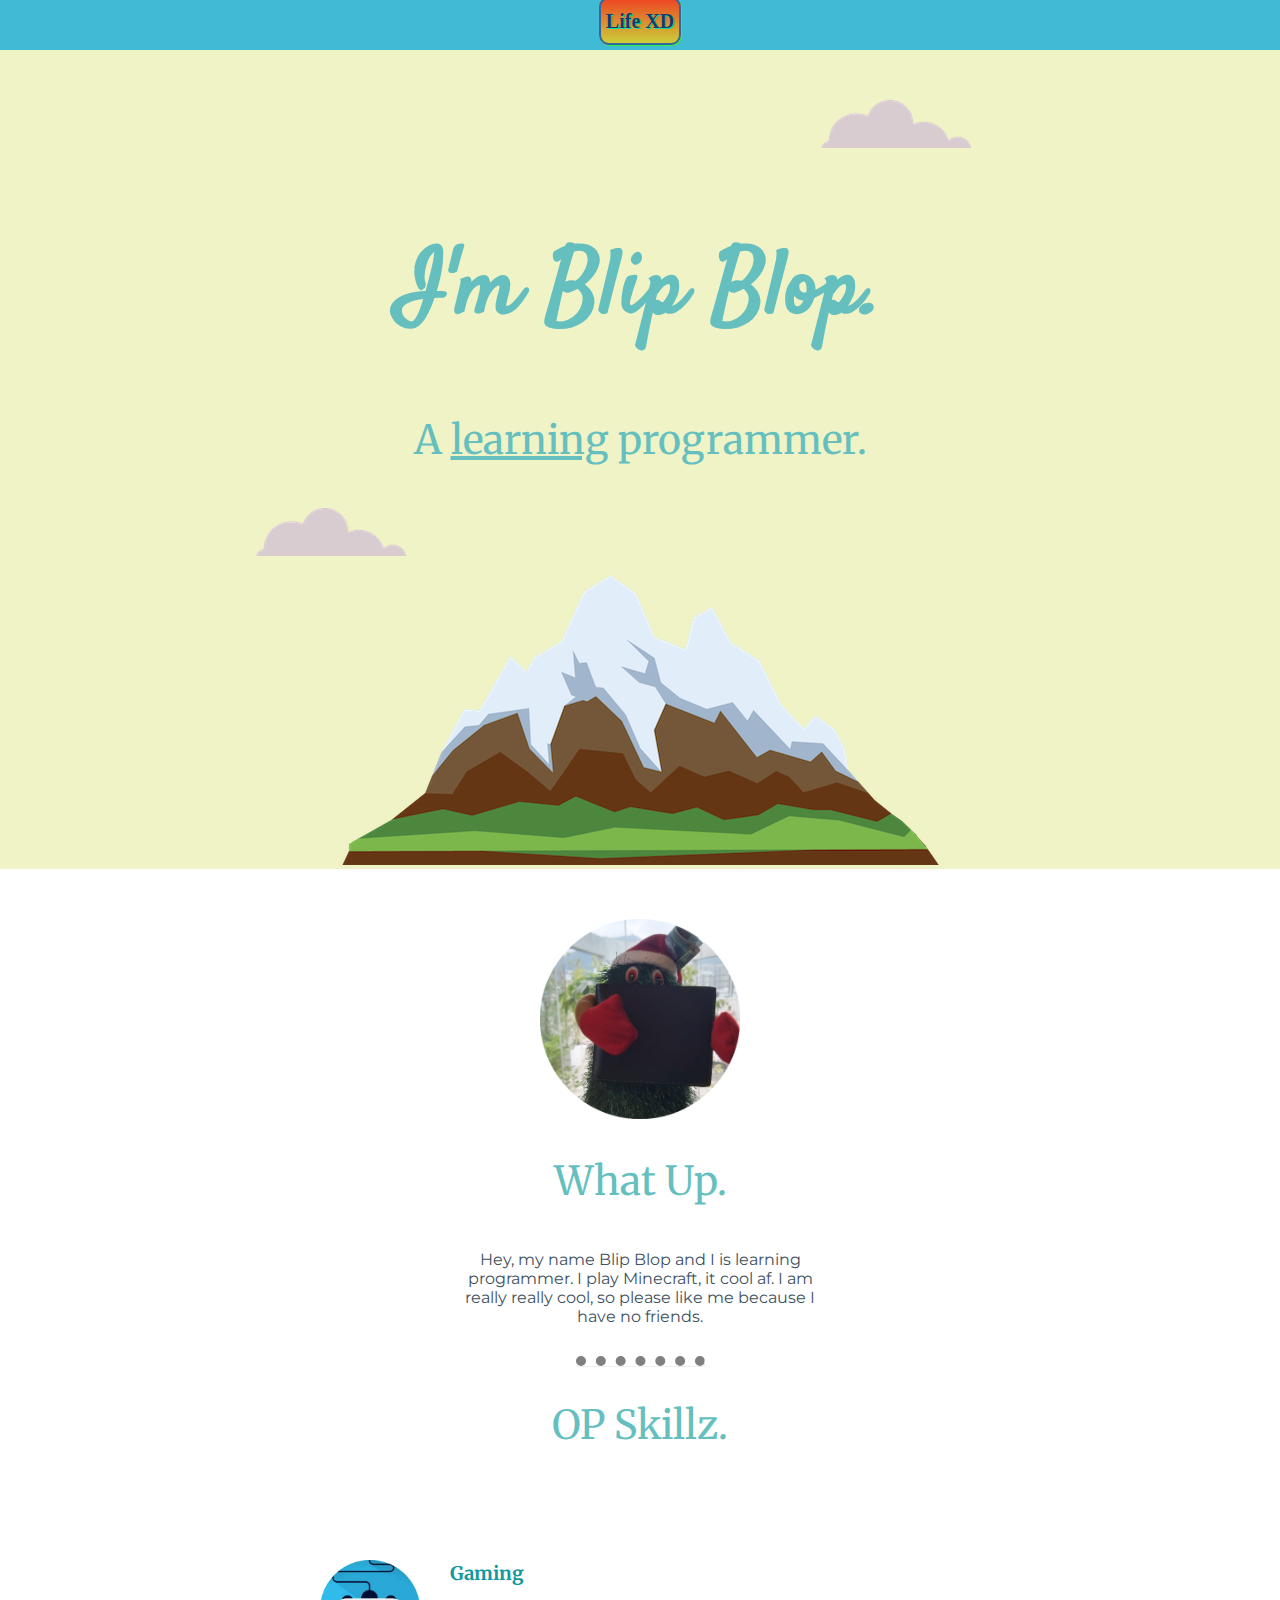
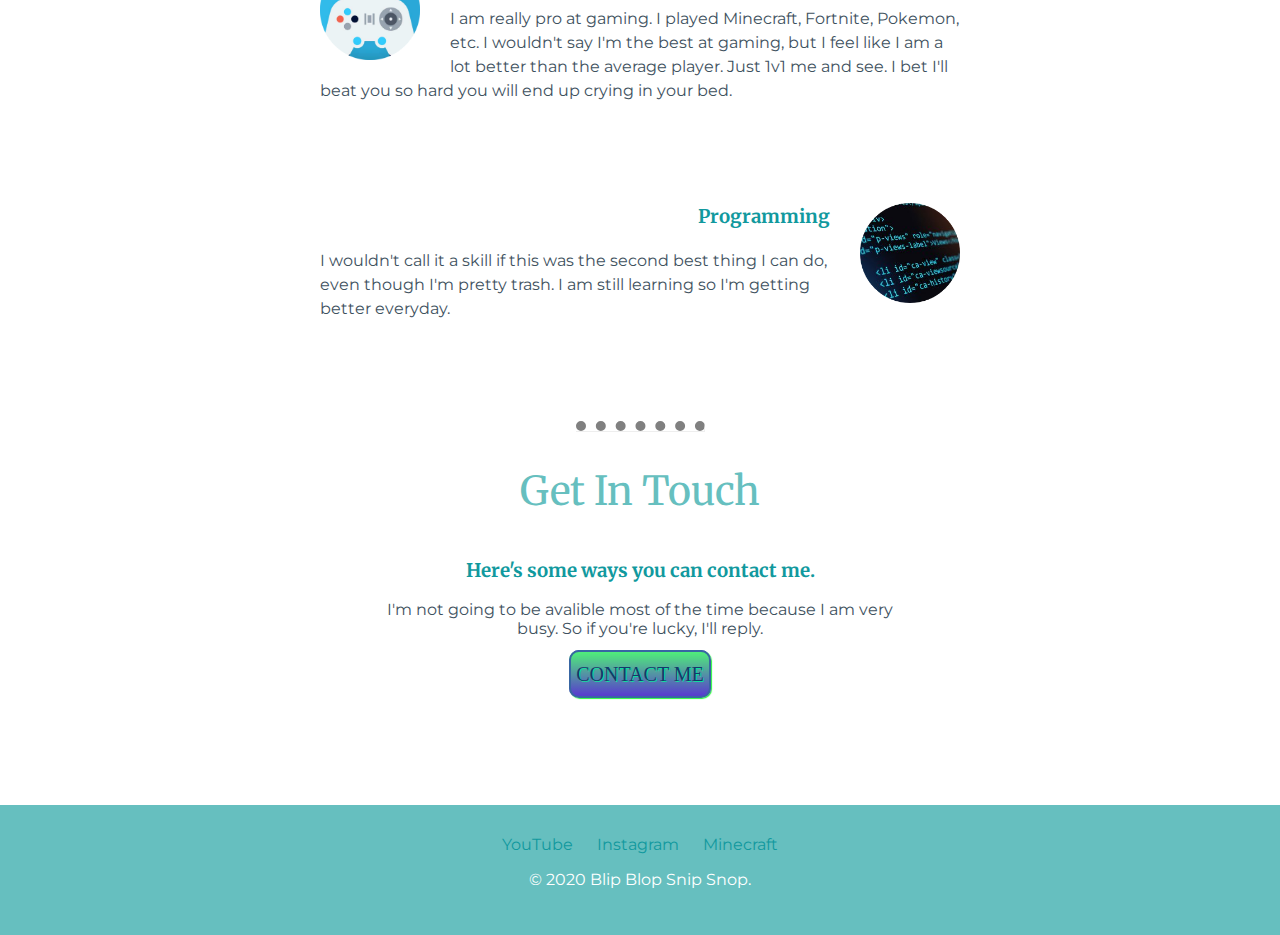
<file: index.html>
<!DOCTYPE html>
<html lang="en" dir="ltr">
  <head>
    <meta charset="utf-8">
    <title>Blip Blop's Personal Page</title>
  </head>
  <link rel="stylesheet" href="css/styles.css">
  <link rel="icon" href="mini-icon.ico">
  <link href="https://fonts.googleapis.com/css2?family=Merriweather:wght@300&family=Montserrat:wght@300&family=Satisfy&display=swap" rel="stylesheet"> <!-- if the user doesn't have this font installed, the code will go to that website and grab that font -->
  <body>

    <div class="topbar">
      <a class="pbtn" href="lifexp.html">Life XD</a>
    </div>

    <div class="top-container">
      <img class="cloudtop" src="images/cloud.png" alt="cloud image">
      <h1>I'm Blip Blop.</h1> <!-- paragrapths and headers are block tags -->
      <h2>A <span class="learning">learning</span> programmer.</h2> <!-- using <span> allows ppl to edit the specific text inside it -->
      <img class="cloudbottom" src="images/cloud.png" alt="cloud image">
      <img src="images/mountain.png" alt="mountain image">
    </div>

    <div class="middle-container">
      <div class="profile">
        <img class="profile-pic" src="images/Tree.png" alt="profile pic">
        <h2>What Up.</h2>
        <p class="intro">Hey, my name Blip Blop and I is learning programmer. I play Minecraft, it cool af. I am really really cool, so please like me because I have no friends.</p>
      </div>
      <hr>
      <div class="skills">
        <h2>OP Skillz.</h2>
        <div class="skill-row1">
          <img class="game-icon" src="images/gaming-icon.png" alt="gaming icon">
          <h3>Gaming</h3>
          <p>I am really pro at gaming. I played Minecraft, Fortnite, Pokemon, etc. I wouldn't say I'm the best at gaming, but I feel like I am a lot better than the average player. Just 1v1 me and see. I bet I'll beat you so hard you will end up crying in your bed.</p>
        </div>
        <div class="skill-row2">
          <img class="code-icon" src="images/code-icon.png" alt="code icon">
          <h3>Programming</h3>
          <p class="code-skill-details">I wouldn't call it a skill if this was the second best thing I can do, even though I'm pretty trash. I am still learning so I'm getting better everyday.</p>
        </div>
      </div>
      <hr>
      <div class="contact-me">
        <h2>Get In Touch</h2>
        <h3>Here's some ways you can contact me.</h3>
        <p class="contact-message">I'm not going to be avalible most of the time because I am very busy. So if you're lucky, I'll reply.</p>
        <a class="btn" href="mailto:syplayzstuff@gmail.com">CONTACT ME</a>
      </div>
    </div>

    <br>

    <div class="bottom-container">
      <a class="footer-link" href="https://www.youtube.com/channel/UC-lHJZR3Gqxm24_Vd_AJ5Yw">YouTube</a>
      <a class="footer-link" href="https://www.instagram.com/seokdaseokdalala/">Instagram</a>
      <a class="footer-link" href="https://www.minecraft.net/">Minecraft</a>
      <p class="copyright">© 2020 Blip Blop Snip Snop.</p>
    </div>

  </body>
</html>
</file>
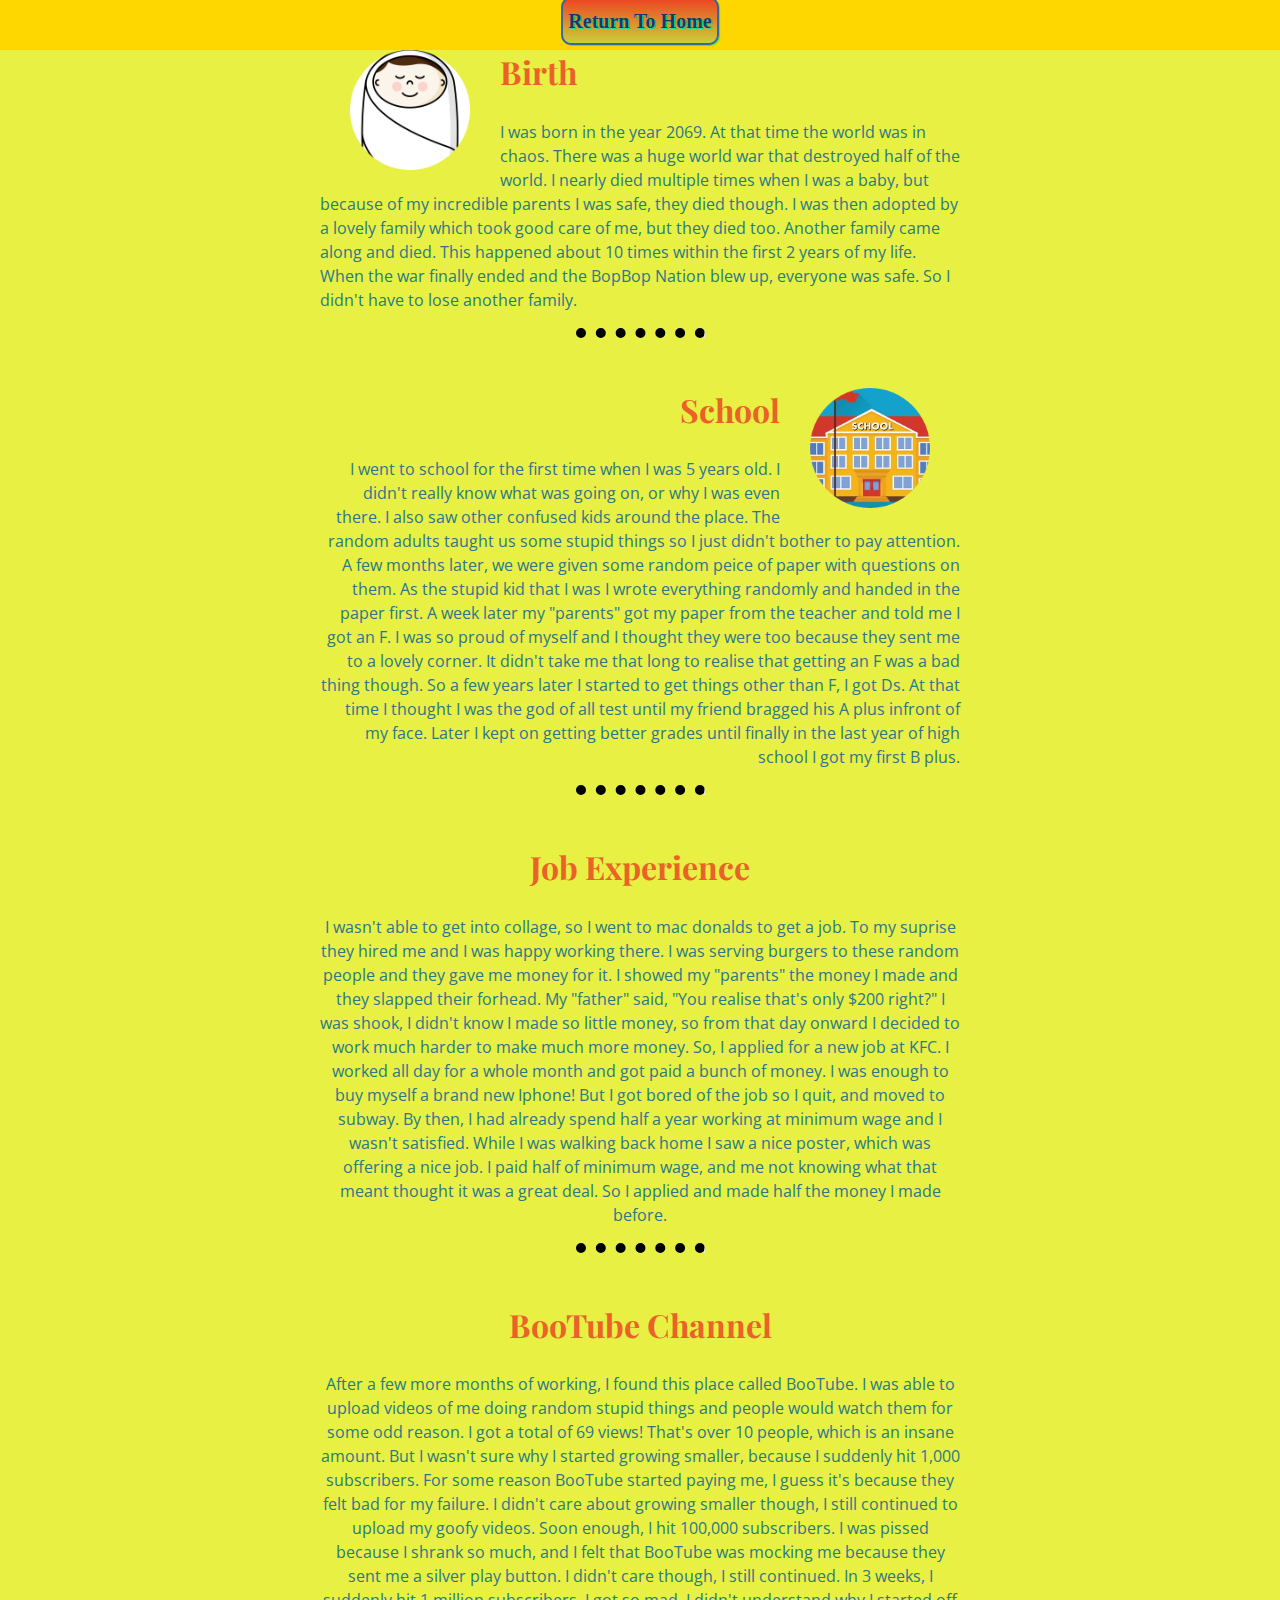
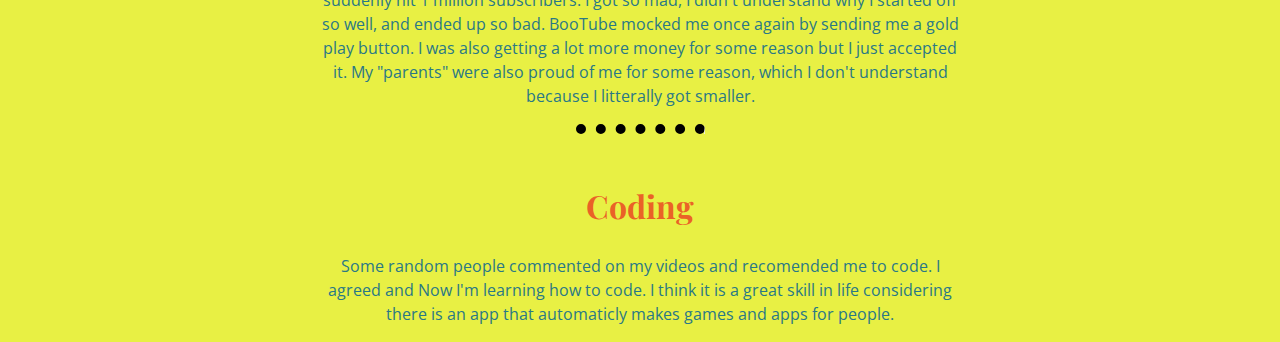
<file: lifexp.html>
<!DOCTYPE html>
<html lang="en" dir="ltr">
  <head>
    <meta charset="utf-8">
    <title>Life Experience</title>
    <link rel="stylesheet" href="css/pagestyles.css">
    <link rel="icon" href="mini-icon.ico">
    <link href="https://fonts.googleapis.com/css2?family=Open+Sans+Condensed:wght@300&family=Playfair+Display:wght@500&display=swap" rel="stylesheet">
  </head>
  <body>
    <div class="topbar">
      <a class="page-button"href="index.html">Return To Home</a>
    </div>

    <div class="birth">
      <img class="babypic" src="images/babypic.png" alt="baby pic">
      <h2>Birth</h2>
      <p class="baby">I was born in the year 2069. At that time the world was in chaos. There was a huge world war that destroyed half of the world. I nearly died multiple times when I was a baby, but because of my incredible parents I was safe, they died though. I was then adopted by a lovely family which took good care of me, but they died too. Another family came along and died. This happened about 10 times within the first 2 years of my life. When the war finally ended and the BopBop Nation blew up, everyone was safe. So I didn't have to lose another family.</p>
    </div>

    <hr>

    <div class="school">
      <img class="skl" src="images/school.png" alt="school pic">
      <h2>School</h2>
      <p>I went to school for the first time when I was 5 years old. I didn't really know what was going on, or why I was even there. I also saw other confused kids around the place. The random adults taught us some stupid things so I just didn't bother to pay attention. A few months later, we were given some random peice of paper with questions on them. As the stupid kid that I was I wrote everything randomly and handed in the paper first. A week later my "parents" got my paper from the teacher and told me I got an  F. I was so proud of myself and I thought they were too because they sent me to a lovely corner. It didn't take me that long to realise that getting an F was a bad thing though. So a few years later I started to get things other than F, I got Ds. At that time I thought I was the god of all test until my friend bragged his A plus infront of my face. Later I kept on getting better grades until finally in the last year of high school I got my first B plus.
      </p>
    </div>

    <hr>

    <div class="job">
      <h2>Job Experience</h2>
      <p>I wasn't able to get into collage, so I went to mac donalds to get a job. To my suprise they hired me and I was happy working there. I was serving burgers to these random people and they gave me money for it. I showed my "parents" the money I made and they slapped their forhead. My "father" said, "You realise that's only $200 right?" I was shook, I didn't know I made so little money, so from that day onward I decided to work much harder to make much more money. So, I applied for a new job at KFC. I worked all day for a whole month and got paid a bunch of money. I was enough to buy myself a brand new Iphone! But I got bored of the job so I quit, and moved to subway. By then, I had already spend half a year working at minimum wage and I wasn't satisfied. While I was walking back home I saw a nice poster, which was offering a nice job. I paid half of minimum wage, and me not knowing what that meant thought it was a great deal. So I applied and made half the money I made before.

    </div>

    <hr>

    <div class="tube">
      <h2>BooTube Channel</h2>
      <p>After a few more months of working, I found this place called BooTube. I was able to upload videos of me doing random stupid things and people would watch them for some odd reason. I got a total of 69 views! That's over 10 people, which is an insane amount. But I wasn't sure why I started growing smaller, because I suddenly hit 1,000 subscribers. For some reason BooTube started paying me, I guess it's because they felt bad for my failure. I didn't care about growing smaller though, I still continued to upload my goofy videos. Soon enough, I hit 100,000 subscribers. I was pissed because I shrank so much, and I felt that BooTube was mocking me because they sent me a silver play button. I didn't care though, I still continued. In 3 weeks, I suddenly hit 1 million subscribers. I got so mad, I didn't understand why I started off so well, and ended up so bad. BooTube mocked me once again by sending me a gold play button. I was also getting a lot more money for some reason but I just accepted it. My "parents" were also proud of me for some reason, which I don't understand because I litterally got smaller.
      </p>

    </div>

    <hr>

    <div class="coding">
      <h2>Coding</h2>
      <p>Some random people commented on my videos and recomended me to code. I agreed and Now I'm learning how to code. I think it is a great skill in life considering there is an app that automaticly makes games and apps for people.</p>
    </div>

  </body>
</html>
</file>
<file: css/styles.css>
h1 {
  font-size: 562%; /* makes the font size dynamic */
  margin: 50px auto 0 auto; /* top, right, bottom, left */
  width: 40%;
  font-family: 'Satisfy', cursive;
  color: #66BFBF;
  line-height: 2; /* double's the line's height */
}

a {
  text-decoration: none;
  color: lime;
}

a:hover {
  color: white;
}

h2 {
  font-family: 'Merriweather', serif;
  font-size: 2.5rem;
  color: #66BFBF;
  font-weight: normal;
  padding-bottom: 10px;
}

h3 {
  font-family: 'Merriweather', serif;
  color: #11999E;
}


body {
  color: #40515E;
  display: block; /* the body automaticly has a margin, so need to manually change to 0 */
  margin: 0;
  text-align: center; /* use this to center all the code */
  font-family: 'Montserrat', sans-serif;
}

hr {
  border-top: 10px dotted grey;
  border-left: 0;
  width: 10%;
}

.topbar {
  background-color: #40bad5;
  height: 50px;
  width: 100%;
  text-align: center;
  position: fixed;
  top: 0;
  z-index: 1; /* changes order of z axis */
}

.pbtn {
  font-size: 1.5rem;
  font-weight: bold;
  position: relative;
  top: 10px;
}
.pbtn {
  font-family: 'times new roman';
  color: #14396A;
  font-size: 20px;
  text-shadow: 1px 1px 0 #10DEA0;
  box-shadow: 1px 1px 1px #2AF93F;
  padding: 11px 5px;
  -moz-border-radius: 10px;
  -webkit-border-radius: 10px;
  border-radius: 10px;
  border: 2px solid #3866A3;
  background: #63B8EE;
  background: linear-gradient(top,  #EE4524,  #CACF38);
  background: -ms-linear-gradient(top,  #EE4524,  #CACF38);
  background: -webkit-gradient(linear, left top, left bottom, from(#EE4524), to(#CACF38));
  background: -moz-linear-gradient(top,  #EE4524,  #CACF38);
}
.pbtn:hover {
  color: #14396A;
  background: #468CCF;
  background: linear-gradient(top,  #CACF38,  #EE4524);
  background: -ms-linear-gradient(top,  #CACF38,  #EE4524);
  background: -webkit-gradient(linear, left top, left bottom, from(#CACF38), to(#EE4524));
  background: -moz-linear-gradient(top,  #CACF38,  #EE4524);
}

.footer-link {
  color: #11999E;
  text-decoration: none;
  margin: auto 10px;
}

.foot-link:hover {
  color: white;
}

.top-container {
  padding-top: 50px;
    background-color: #eff3c6;
    position: relative; /* the parent must also have a position relative to the body */
    top: 50px;
}

.intro {
  width: 30%;
  margin: auto;
  margin-bottom: 30px;
}
.middle-container {
  margin: 100px 0;
}

.cloudtop {
  position: relative;
  left: 20%;
}

.cloudbottom {
  position: absolute; /* takes the element out of the flow */
  left: 20%;
}

.profile-pic {
  height: 200px;
  width: 200px;
}

.game-icon {
  height: 100px;
  width: 100px;
  float: left;
  margin-right: 30px;
}

.code-icon {
  height: 100px;
  width: 100px;
  float: right;
  margin-left: 30px;
}

.learning {
  text-decoration: underline;
}

.skill-row1 {
  margin: 100px auto;
  width: 50%;
  text-align: left;
  line-height: 1.5;
}

.skill-row2 {
  margin: 100px auto;
  width: 50%;
  text-align: right;
  line-height: 1.5;
}

.bottom-container {
  background-color: #66BFBF;
  padding-top: 30px;
  padding-bottom: 30px;
}

.contact-message {
  width: 40%;
  margin: auto auto 25px auto;
}
.btn {
  font-family: 'times new roman';
  color: #14396A;
  font-size: 20px;
  text-shadow: 1px 1px 0 #10DEA0;
  box-shadow: 1px 1px 1px #2AF93F;
  padding: 11px 5px;
  -moz-border-radius: 10px;
  -webkit-border-radius: 10px;
  border-radius: 10px;
  border: 2px solid #3866A3;
  background: #63B8EE;
  background: linear-gradient(top,  #4FEE79,  #583ACF);
  background: -ms-linear-gradient(top,  #4FEE79,  #583ACF);
  background: -webkit-gradient(linear, left top, left bottom, from(#4FEE79), to(#583ACF));
  background: -moz-linear-gradient(top,  #4FEE79,  #583ACF);
}
.btn:hover {
  color: #14396A;
  background: #468CCF;
  background: linear-gradient(top,  #583ACF,  #4FEE79);
  background: -ms-linear-gradient(top,  #583ACF,  #4FEE79);
  background: -webkit-gradient(linear, left top, left bottom, from(#583ACF), to(#4FEE79));
  background: -moz-linear-gradient(top,  #583ACF,  #4FEE79);
}
.code-skill-details {
  text-align: left;
}

.copyright {
  color: white;
}
</file>
<file: css/pagestyles.css>
body {
  margin: 0;
  background-color: #e8f044;
  text-align: center;
}

a:hover {
  color: white;
}

p {
  line-height: 1.5;
  font-family: 'Open Sans Condensed', sans-serif;
  color: #2a7886;
}

h2 {
  font-size: 2rem;
  font-family: 'Playfair Display', serif;
  color: #ea6227;
}

img {
  height: 120px;
  width: 120px;
  margin-right: 30px;
  margin-left: 30px;
}

hr {
  border-top: 10px dotted black;
  border-bottom: 0;
  border-left: 0;
  width: 10%;
}

.babypic {
  float: left;
}

.skl {
  float: right;
}

.topbar {
  background-color: gold;
  height: 50px;
  width: 100%;
  position: fixed;
  top: 0;
  z-index: 1;
}

.page-button {
  position: relative;
  top: 10px;
  color: green;
  font-size: 1.5rem;
  font-weight: bold;
  text-decoration: none;
}

.birth {
  margin: 50px auto auto auto;
  width: 50%;
  text-align: left;
}

.school {
  margin: 50px auto auto auto;
  width: 50%;
  text-align: right;
}

.job {
  margin: 50px auto auto auto;
  width: 50%;
}

.tube {
  margin: 50px auto auto auto;
  width: 50%;
}

.coding{
  margin: 50px auto auto auto;
  width: 50%;
}

.page-button {
  font-family: 'times new roman';
  color: #14396A;
  font-size: 20px;
  text-shadow: 1px 1px 0 #10DEA0;
  box-shadow: 1px 1px 1px #2AF93F;
  padding: 11px 5px;
  -moz-border-radius: 10px;
  -webkit-border-radius: 10px;
  border-radius: 10px;
  border: 2px solid #3866A3;
  background: #63B8EE;
  background: linear-gradient(top,  #EE4524,  #CACF38);
  background: -ms-linear-gradient(top,  #EE4524,  #CACF38);
  background: -webkit-gradient(linear, left top, left bottom, from(#EE4524), to(#CACF38));
  background: -moz-linear-gradient(top,  #EE4524,  #CACF38);
}
.page-button:hover {
  color: #14396A;
  background: #468CCF;
  background: linear-gradient(top,  #CACF38,  #EE4524);
  background: -ms-linear-gradient(top,  #CACF38,  #EE4524);
  background: -webkit-gradient(linear, left top, left bottom, from(#CACF38), to(#EE4524));
  background: -moz-linear-gradient(top,  #CACF38,  #EE4524);
}
</file>
